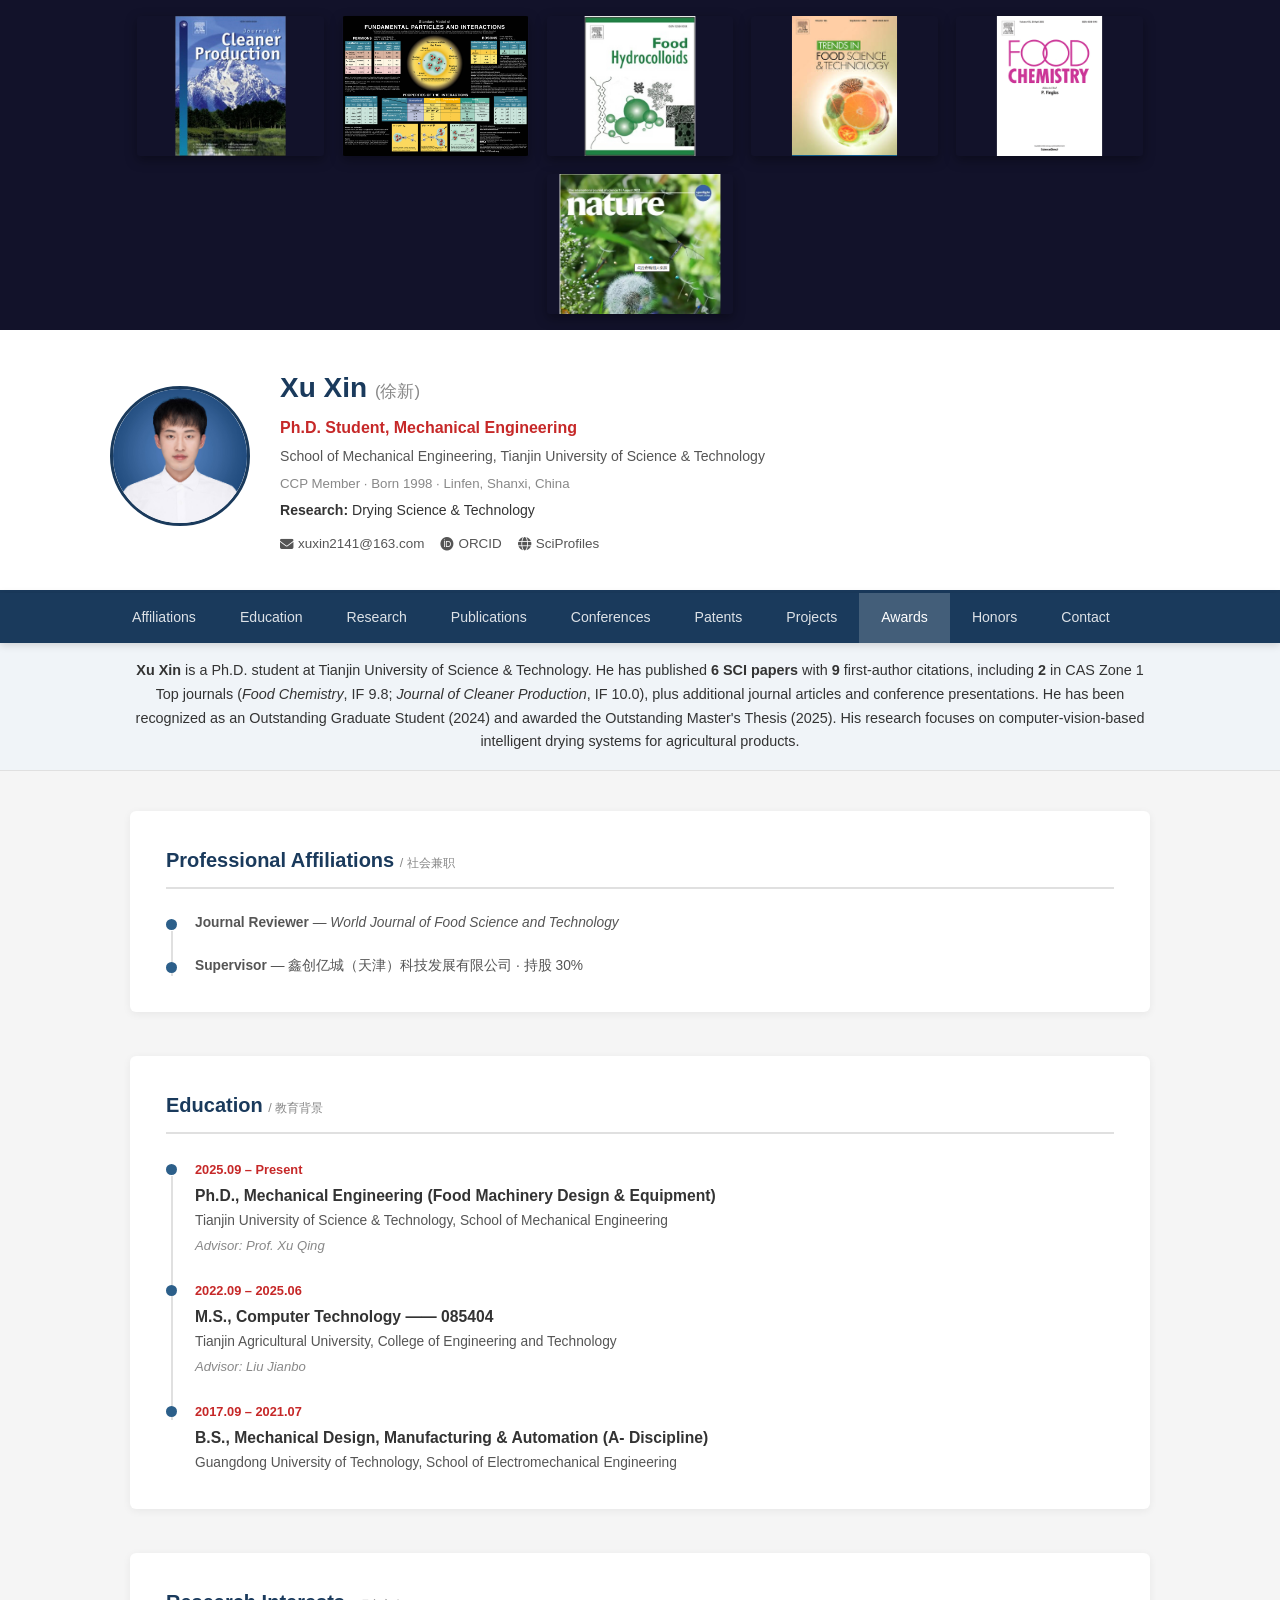
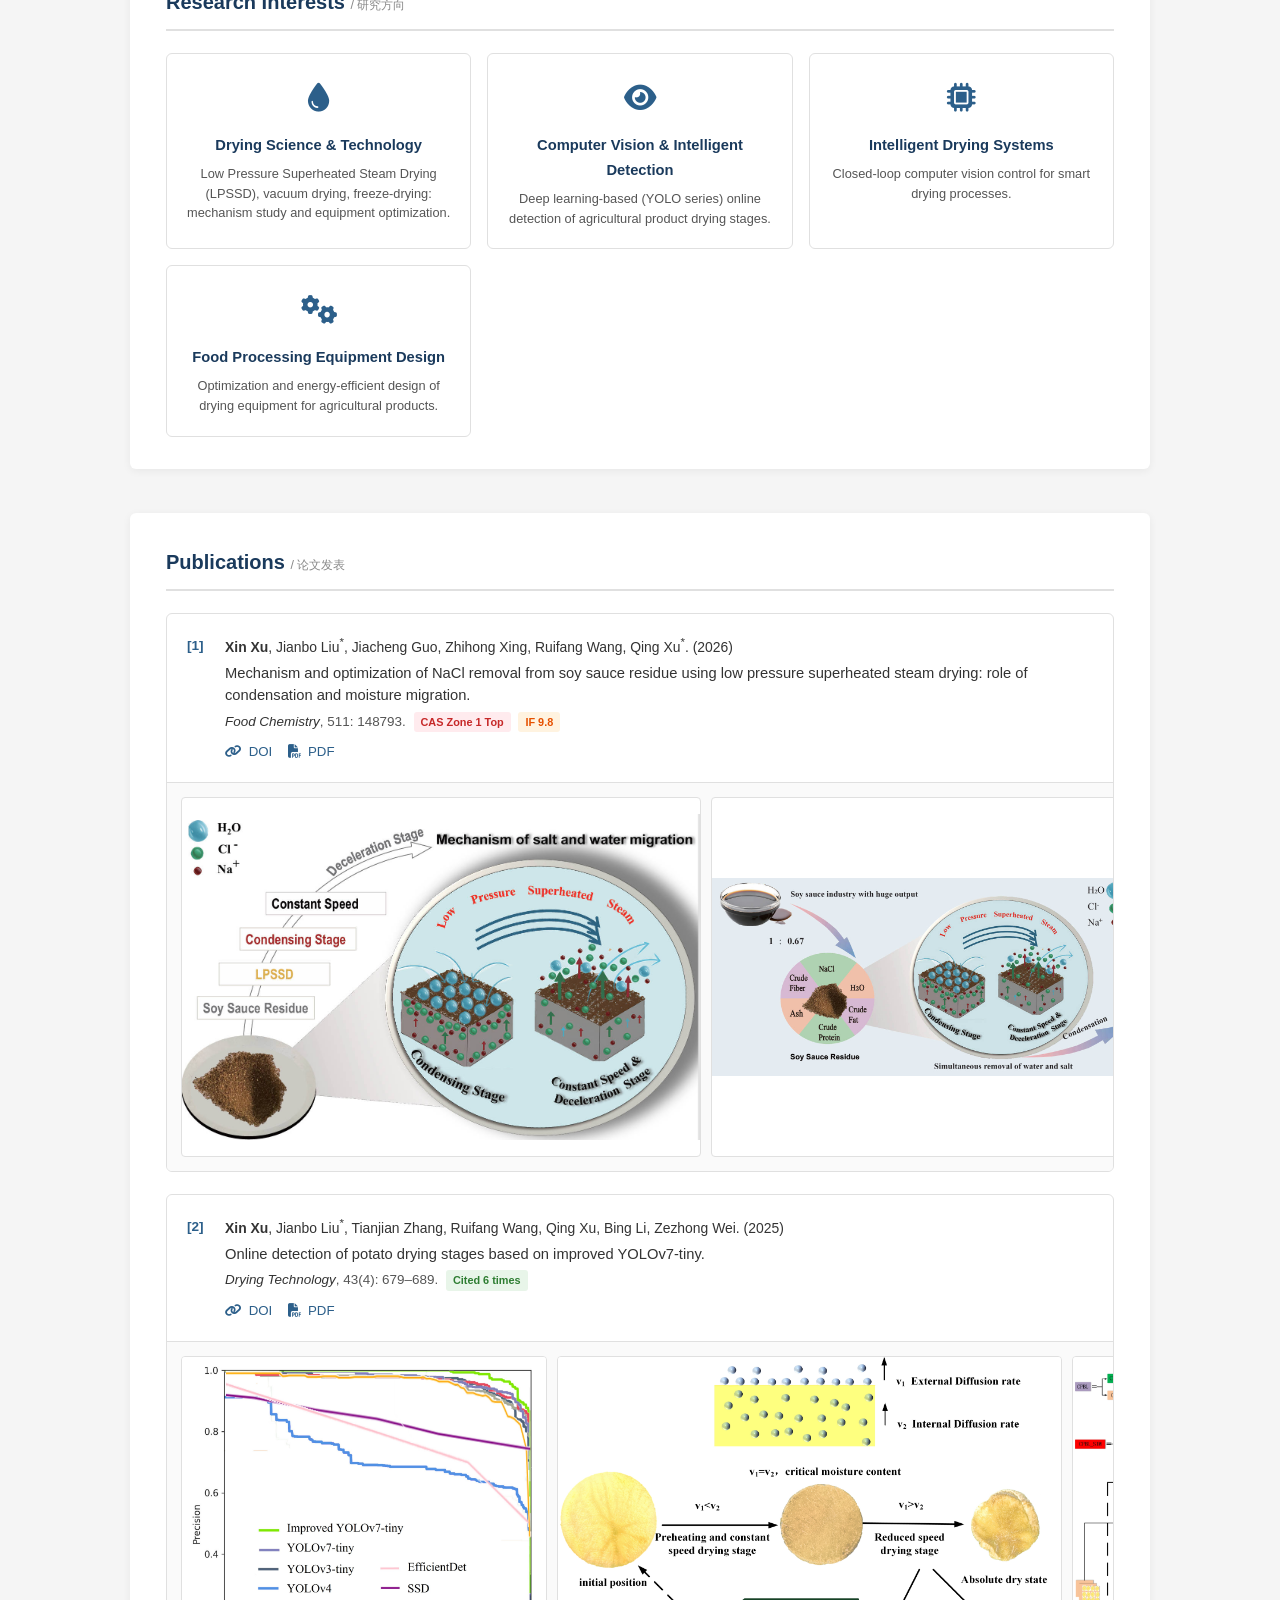
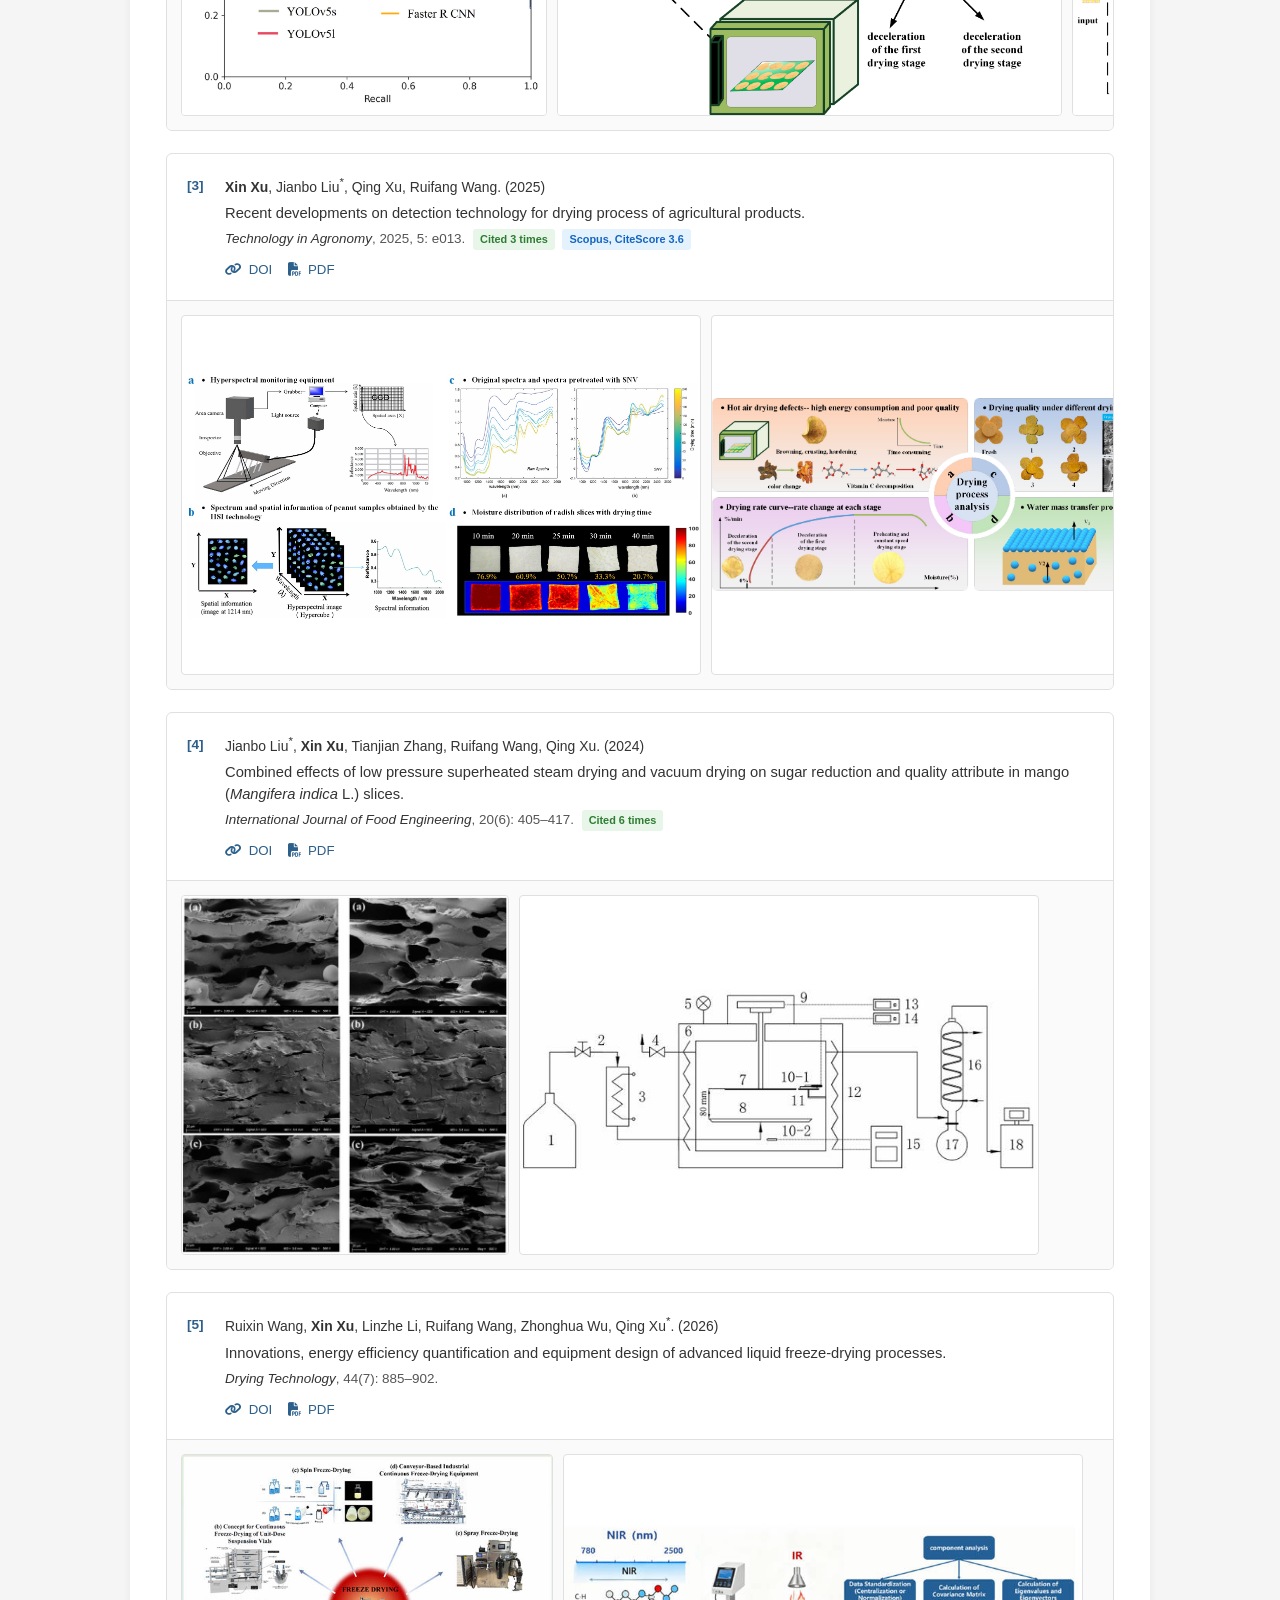
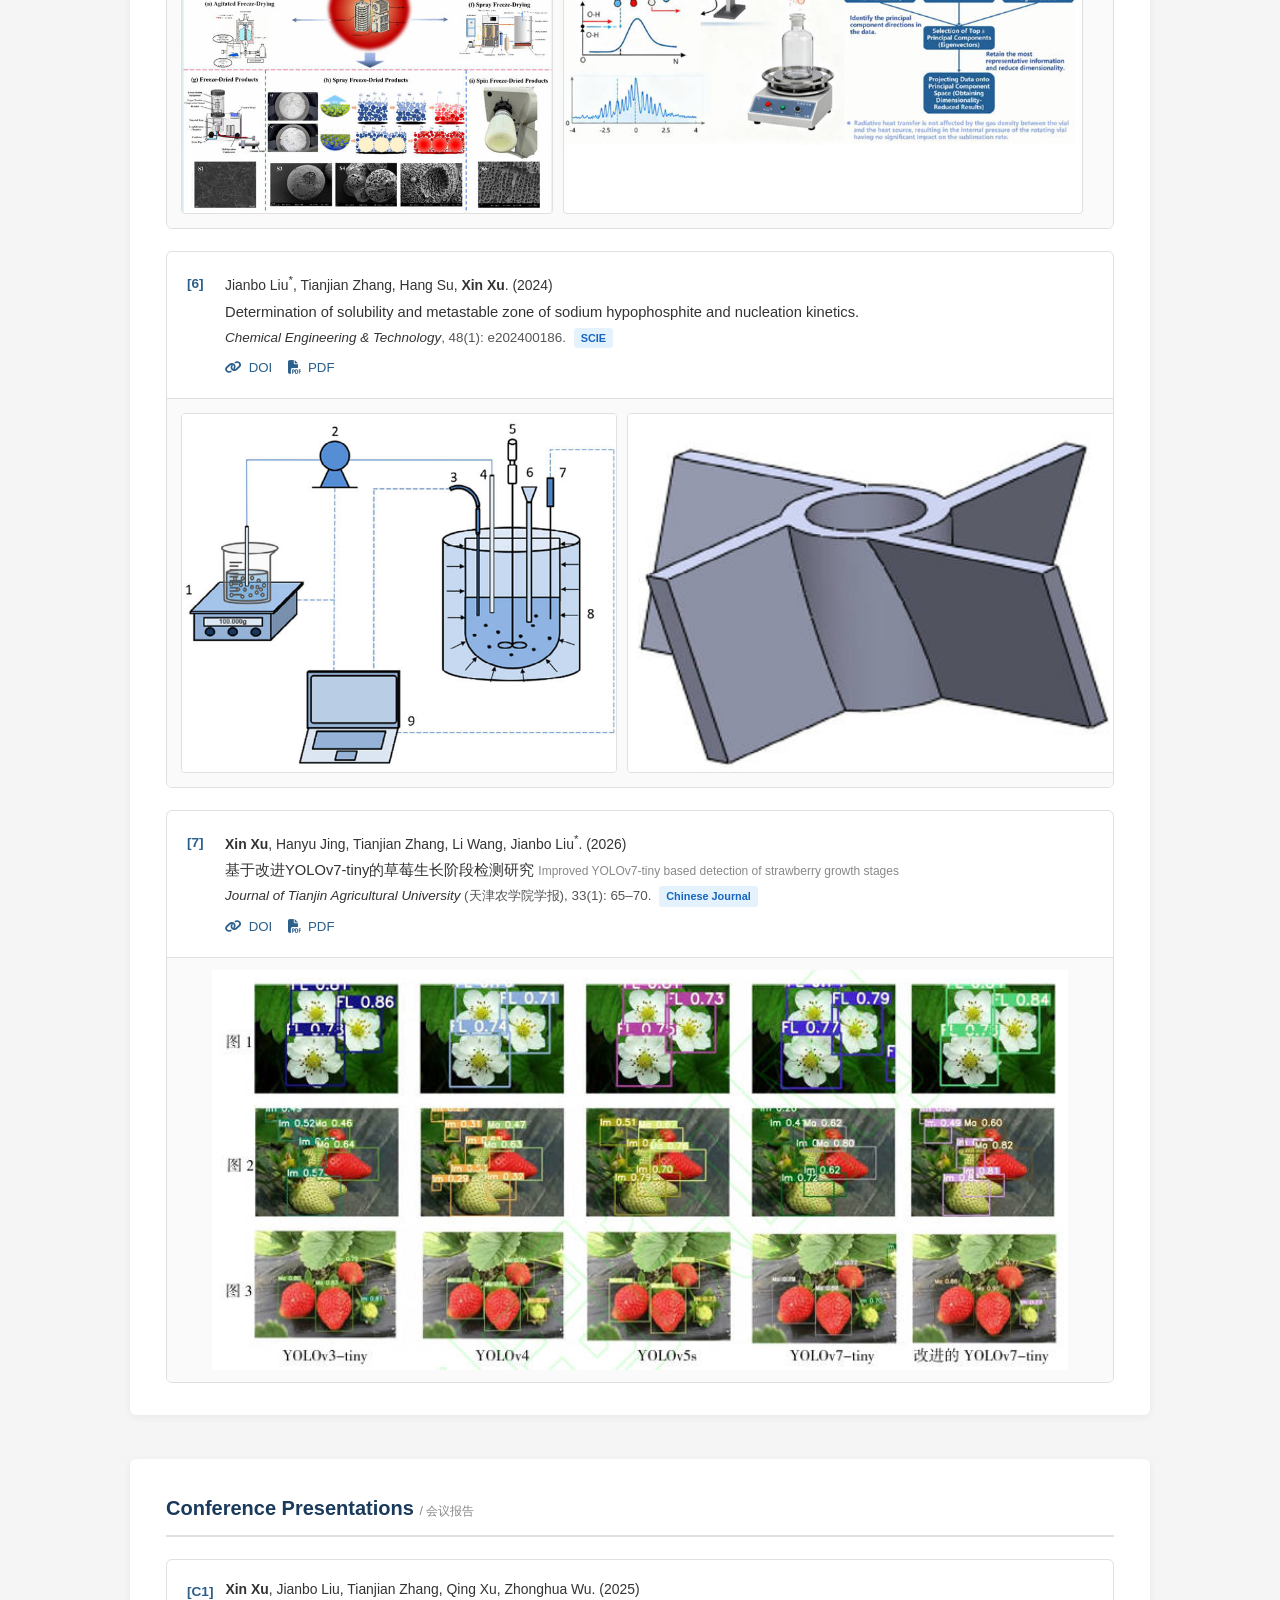
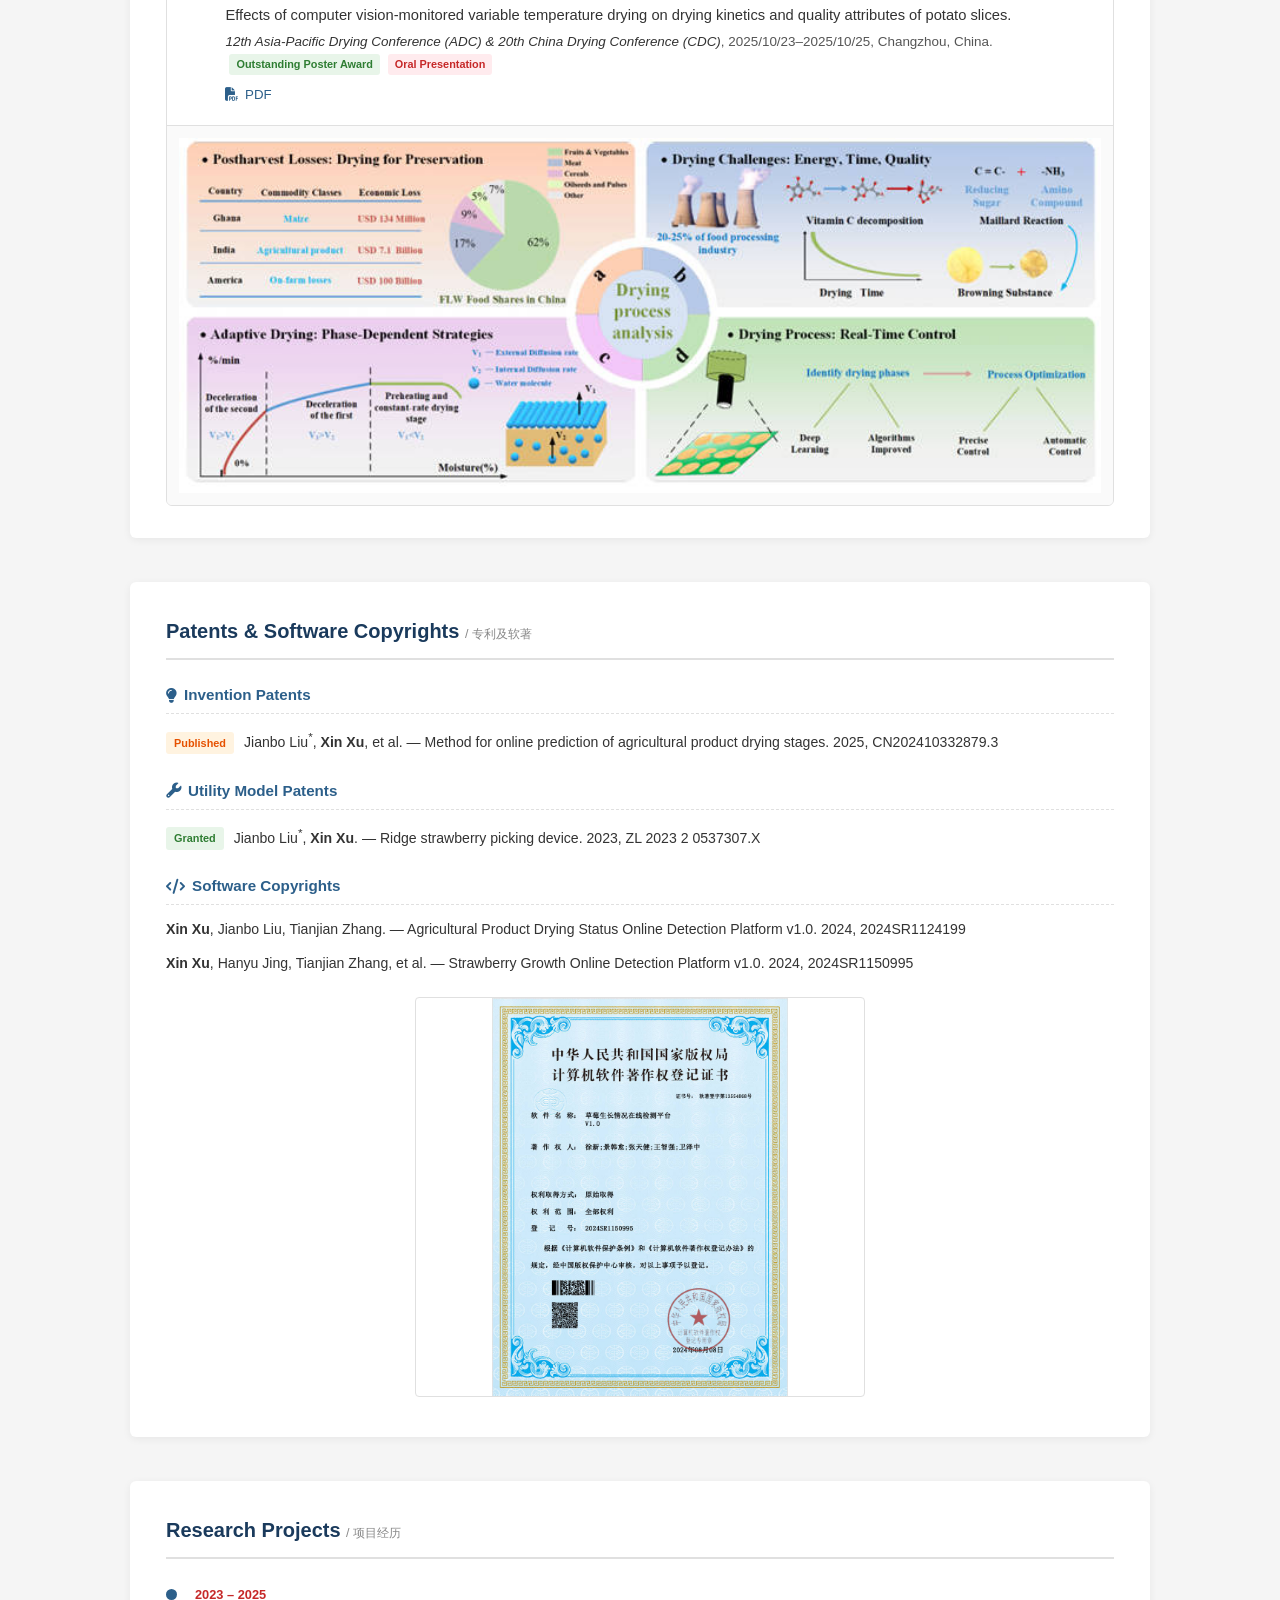
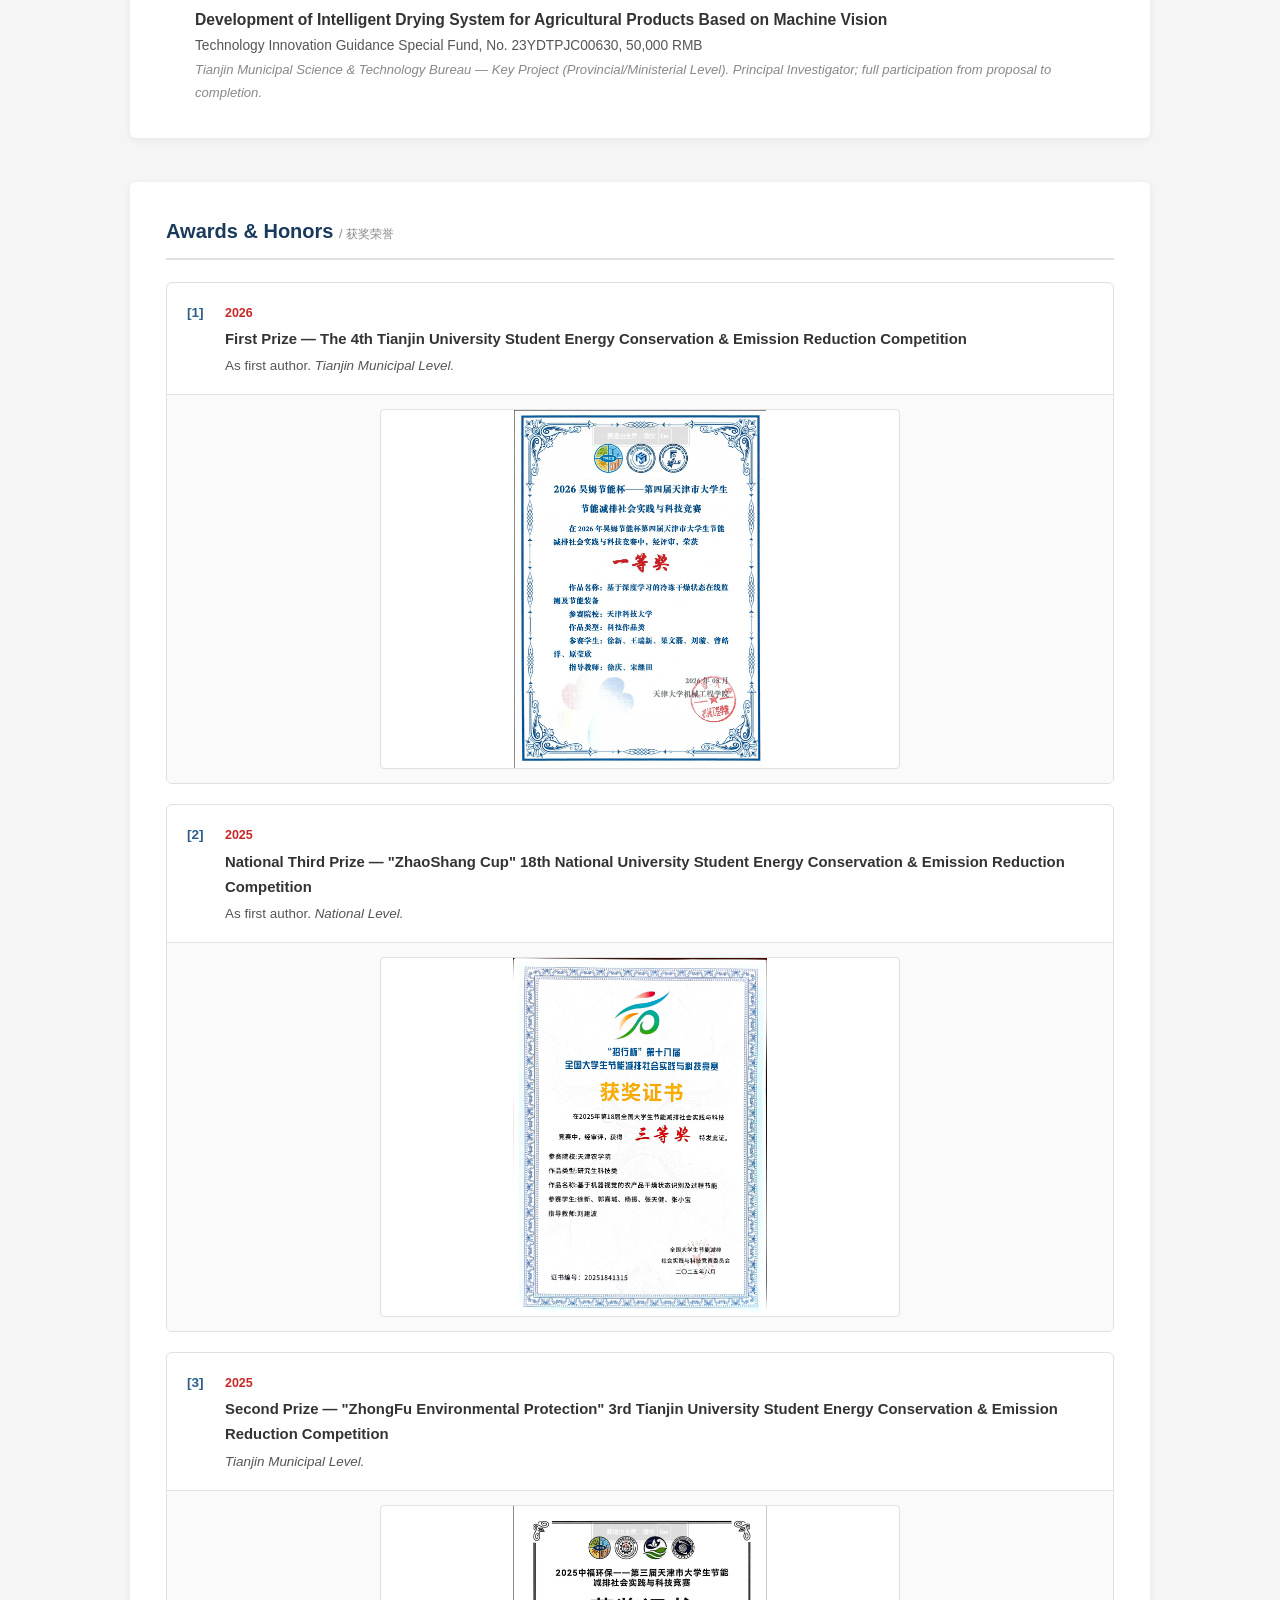
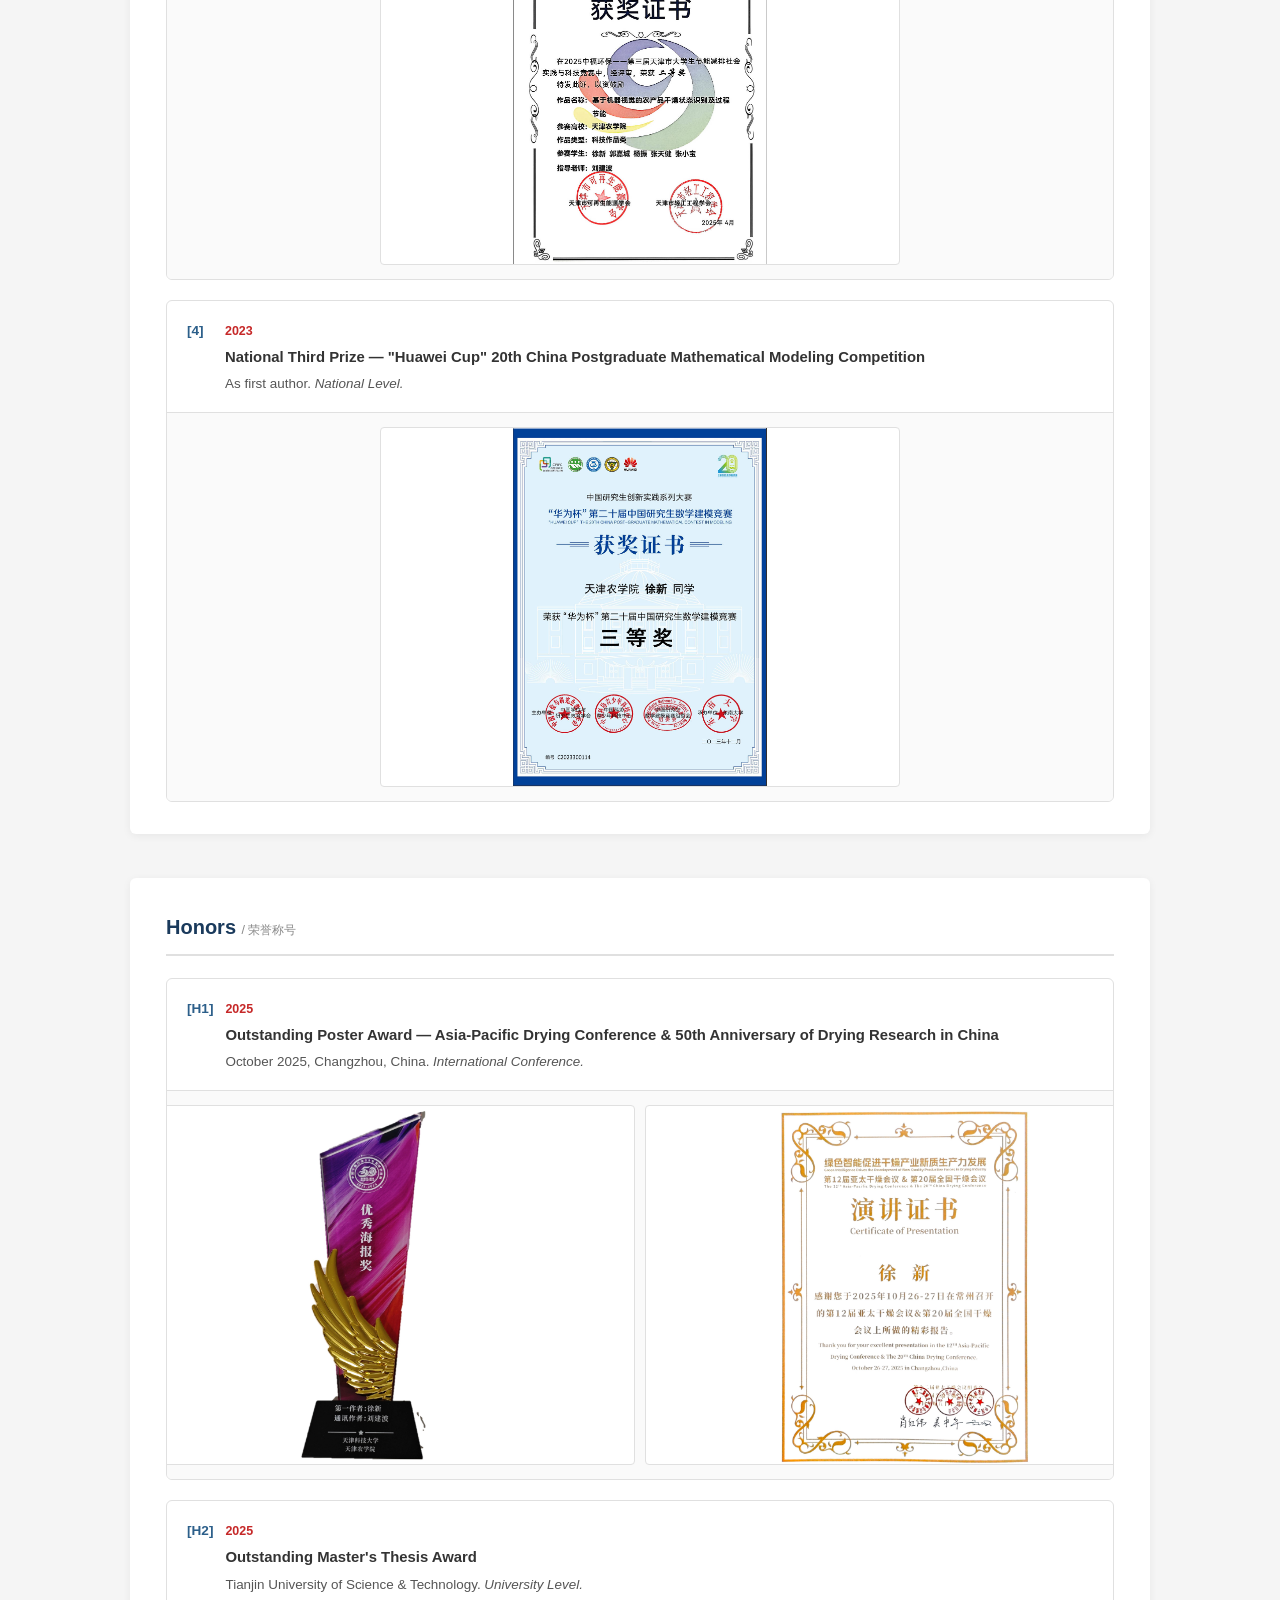
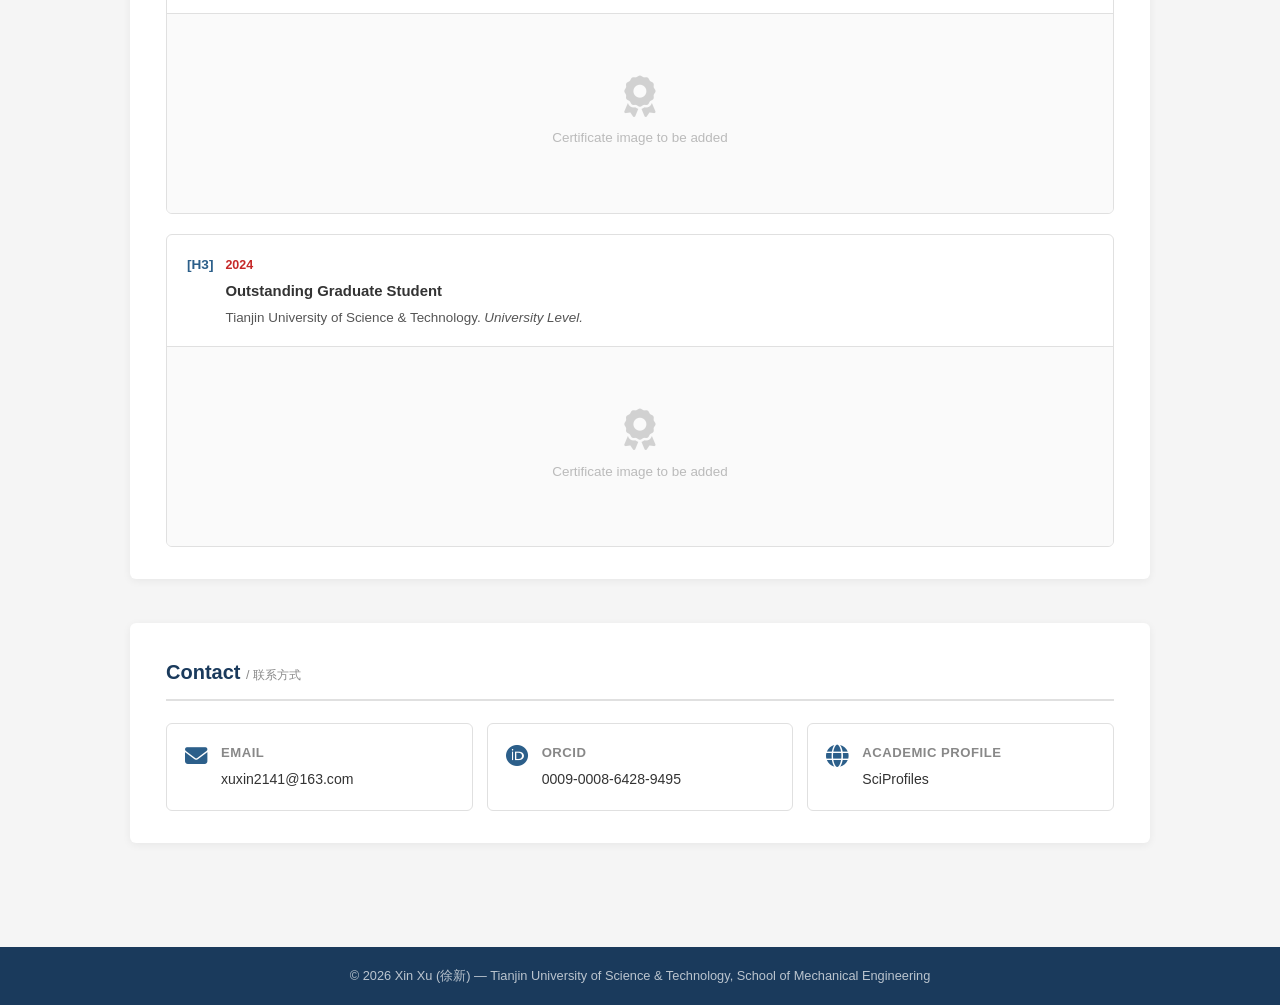
<file: index.html>
<!DOCTYPE html>
<html lang="en">
<head>
<meta charset="UTF-8">
<meta name="viewport" content="width=device-width, initial-scale=1.0">
<meta name="description" content="Xu Xin - PhD Student at Tianjin University of Science &amp; Technology. Research: Drying Science &amp; Technology, Computer Vision, Intelligent Drying Systems.">
<title>Xu Xin | Tianjin University of Science &amp; Technology</title>
<link rel="stylesheet" href="https://cdnjs.cloudflare.com/ajax/libs/font-awesome/6.5.1/css/all.min.css">
<link rel="stylesheet" href="css/style.css">
</head>
<body>

<!-- ====== JOURNAL COVERS BANNER ====== -->
<div class="journal-banner">
  <div class="journal-banner-inner">
    <img src="images/covers/1.svg" alt="Nature" class="cover-img">
    <img src="images/covers/2.svg" alt="Science" class="cover-img">
    <img src="images/covers/3.svg" alt="Cell" class="cover-img">
    <img src="images/covers/4.svg" alt="Food Chemistry" class="cover-img">
    <img src="images/covers/5.svg" alt="Journal of Cleaner Production" class="cover-img">
    <img src="images/covers/6.svg" alt="Drying Technology" class="cover-img">
  </div>
</div>

<!-- ====== HEADER / PROFILE ====== -->
<header class="site-header">
  <div class="header-inner">
    <div class="header-left">
      <img src="images/photo.jpg" alt="Xu Xin" class="header-photo">
    </div>
    <div class="header-right">
      <h1 class="header-name">Xu Xin <span class="name-cn">(徐新)</span></h1>
      <p class="header-role">Ph.D. Student, Mechanical Engineering</p>
      <p class="header-affil">School of Mechanical Engineering, Tianjin University of Science &amp; Technology</p>
      <p class="header-bio">
        <span>CCP Member</span> &middot;
        <span>Born 1998</span> &middot;
        <span>Linfen, Shanxi, China</span>
      </p>
      <p class="header-research"><strong>Research:</strong> Drying Science &amp; Technology</p>
      <div class="header-contact">
        <a href="mailto:xuxin2141@163.com"><i class="fa-solid fa-envelope"></i> xuxin2141@163.com</a>
        <a href="https://orcid.org/0009-0008-6428-9495" target="_blank"><i class="fa-brands fa-orcid"></i> ORCID</a>
        <a href="https://sciprofiles.com/profile/XinXu2141" target="_blank"><i class="fa-solid fa-globe"></i> SciProfiles</a>
      </div>
    </div>
  </div>
</header>

<!-- ====== NAVIGATION ====== -->
<nav class="site-nav">
  <div class="nav-inner">
    <a href="#affiliations">Affiliations</a>
    <a href="#education">Education</a>
    <a href="#research">Research</a>
    <a href="#publications">Publications</a>
    <a href="#conferences">Conferences</a>
    <a href="#patents">Patents</a>
    <a href="#projects">Projects</a>
    <a href="#awards">Awards</a>
    <a href="#honors">Honors</a>
    <a href="#contact">Contact</a>
  </div>
</nav>

<!-- ====== HIGHLIGHTS / BIO ====== -->
<div class="highlights-bar">
  <div class="highlights-inner">
    <p>
      <strong>Xu Xin</strong> is a Ph.D. student at Tianjin University of Science &amp; Technology.
      He has published <strong>6 SCI papers</strong> with <strong>9</strong> first-author citations,
      including <strong>2</strong> in CAS Zone 1 Top journals (<em>Food Chemistry</em>, IF 9.8; <em>Journal of Cleaner Production</em>, IF 10.0),
      plus additional journal articles and conference presentations.
      He has been recognized as an Outstanding Graduate Student (2024) and awarded the Outstanding Master's Thesis (2025).
      His research focuses on computer-vision-based intelligent drying systems for agricultural products.
    </p>
  </div>
</div>

<!-- ====== MAIN CONTENT ====== -->
<main class="main-content">

  <!-- ===== PROFESSIONAL AFFILIATIONS ===== -->
  <section id="affiliations" class="content-section">
    <h2 class="section-title">Professional Affiliations <span class="cn-sub">/ 社会兼职</span></h2>
    <div class="section-body">
      <div class="timeline-list">
        <div class="timeline-entry">
          <span class="tl-dot"></span>
          <div class="tl-content">
            <p><strong>Journal Reviewer</strong> &mdash; <em>World Journal of Food Science and Technology</em></p>
          </div>
        </div>
        <div class="timeline-entry">
          <span class="tl-dot"></span>
          <div class="tl-content">
            <p><strong>Supervisor</strong> &mdash; 鑫创亿城（天津）科技发展有限公司 &middot; 持股 30%</p>
          </div>
        </div>
        <!-- Additional affiliations can be added here -->
      </div>
    </div>
  </section>

  <!-- ===== EDUCATION ===== -->
  <section id="education" class="content-section">
    <h2 class="section-title">Education <span class="cn-sub">/ 教育背景</span></h2>
    <div class="section-body">
      <div class="timeline-list">
        <div class="timeline-entry">
          <span class="tl-dot"></span>
          <div class="tl-content">
            <span class="tl-date">2025.09 – Present</span>
            <h3>Ph.D., Mechanical Engineering (Food Machinery Design &amp; Equipment)</h3>
            <p>Tianjin University of Science &amp; Technology, School of Mechanical Engineering</p>
            <p class="tl-note">Advisor: Prof. Xu Qing</p>
          </div>
        </div>
        <div class="timeline-entry">
          <span class="tl-dot"></span>
          <div class="tl-content">
            <span class="tl-date">2022.09 – 2025.06</span>
            <h3>M.S., 	Computer Technology —— 085404</h3>
            <p>Tianjin Agricultural University, College of Engineering and Technology</p>
            <p class="tl-note">Advisor: Liu Jianbo</p>
          </div>
        </div>
        <div class="timeline-entry">
          <span class="tl-dot"></span>
          <div class="tl-content">
            <span class="tl-date">2017.09 – 2021.07</span>
            <h3>B.S., Mechanical Design, Manufacturing &amp; Automation (A- Discipline)</h3>
            <p>Guangdong University of Technology, School of Electromechanical Engineering</p>
          </div>
        </div>
      </div>
    </div>
  </section>

  <!-- ===== RESEARCH INTERESTS ===== -->
  <section id="research" class="content-section">
    <h2 class="section-title">Research Interests <span class="cn-sub">/ 研究方向</span></h2>
    <div class="section-body">
      <div class="research-grid">
        <div class="research-card">
          <div class="rc-icon"><i class="fa-solid fa-droplet"></i></div>
          <h3>Drying Science &amp; Technology</h3>
          <p>Low Pressure Superheated Steam Drying (LPSSD), vacuum drying, freeze-drying: mechanism study and equipment optimization.</p>
        </div>
        <div class="research-card">
          <div class="rc-icon"><i class="fa-solid fa-eye"></i></div>
          <h3>Computer Vision &amp; Intelligent Detection</h3>
          <p>Deep learning-based (YOLO series) online detection of agricultural product drying stages.</p>
        </div>
        <div class="research-card">
          <div class="rc-icon"><i class="fa-solid fa-microchip"></i></div>
          <h3>Intelligent Drying Systems</h3>
          <p>Closed-loop computer vision control for smart drying processes.</p>
        </div>
        <div class="research-card">
          <div class="rc-icon"><i class="fa-solid fa-gears"></i></div>
          <h3>Food Processing Equipment Design</h3>
          <p>Optimization and energy-efficient design of drying equipment for agricultural products.</p>
        </div>
      </div>
    </div>
  </section>

  <!-- ===== PUBLICATIONS ===== -->
  <section id="publications" class="content-section">
    <h2 class="section-title">Publications <span class="cn-sub">/ 论文发表</span></h2>
    <div class="section-body">

      <!-- Paper 1 -->
      <div class="pub-entry">
        <div class="pub-header">
          <span class="pub-num">[1]</span>
          <div class="pub-meta">
            <p class="pub-authors"><strong>Xin Xu</strong>, Jianbo Liu<sup>*</sup>, Jiacheng Guo, Zhihong Xing, Ruifang Wang, Qing Xu<sup>*</sup>. (2026)</p>
            <p class="pub-title">Mechanism and optimization of NaCl removal from soy sauce residue using low pressure superheated steam drying: role of condensation and moisture migration.</p>
            <p class="pub-journal"><em>Food Chemistry</em>, 511: 148793.
              <span class="badge badge-top">CAS Zone 1 Top</span>
              <span class="badge badge-if">IF 9.8</span>
            </p>
            <div class="pub-links">
              <a href="https://doi.org/10.1016/j.foodchem.2026.148793" target="_blank"><i class="fa-solid fa-link"></i> DOI</a>
              <a href="papers/2026-FoodChemistry-NaCl-removal.pdf" target="_blank"><i class="fa-solid fa-file-pdf"></i> PDF</a>
            </div>
          </div>
        </div>
        <div class="pub-figure figure-scroll">
          <img src="images/papers/2026-FoodChemistry-NaCl-removal (1).jpg" alt="Graphical Abstract">
          <img src="images/papers/2026-FoodChemistry-NaCl-removal (2).jpg" alt="Figure 1">
          <img src="images/papers/2026-FoodChemistry-NaCl-removal (3).jpg" alt="Figure 2">
        </div>
      </div>

      <!-- Paper 2 -->
      <div class="pub-entry">
        <div class="pub-header">
          <span class="pub-num">[2]</span>
          <div class="pub-meta">
            <p class="pub-authors"><strong>Xin Xu</strong>, Jianbo Liu<sup>*</sup>, Tianjian Zhang, Ruifang Wang, Qing Xu, Bing Li, Zezhong Wei. (2025)</p>
            <p class="pub-title">Online detection of potato drying stages based on improved YOLOv7-tiny.</p>
            <p class="pub-journal"><em>Drying Technology</em>, 43(4): 679–689.
              <span class="badge badge-cited">Cited 6 times</span>
            </p>
            <div class="pub-links">
              <a href="https://doi.org/10.1080/07373937.2025.2450700" target="_blank"><i class="fa-solid fa-link"></i> DOI</a>
              <a href="papers/2025-DryingTechnology-YOLOv7.pdf" target="_blank"><i class="fa-solid fa-file-pdf"></i> PDF</a>
            </div>
          </div>
        </div>
        <div class="pub-figure figure-scroll">
          <img src="images/papers/2025-DryingTechnology-YOLOv7 (1).jpg" alt="Figure 1">
          <img src="images/papers/2025-DryingTechnology-YOLOv7 (2).jpg" alt="Figure 2">
          <img src="images/papers/2025-DryingTechnology-YOLOv7 (3).jpg" alt="Figure 3">
        </div>
      </div>

      <!-- Paper 3 -->
      <div class="pub-entry">
        <div class="pub-header">
          <span class="pub-num">[3]</span>
          <div class="pub-meta">
            <p class="pub-authors"><strong>Xin Xu</strong>, Jianbo Liu<sup>*</sup>, Qing Xu, Ruifang Wang. (2025)</p>
            <p class="pub-title">Recent developments on detection technology for drying process of agricultural products.</p>
            <p class="pub-journal"><em>Technology in Agronomy</em>, 2025, 5: e013.
              <span class="badge badge-cited">Cited 3 times</span>
              <span class="badge badge-scopus">Scopus, CiteScore 3.6</span>
            </p>
            <div class="pub-links">
              <a href="https://doi.org/10.48130/tia-0025-0008" target="_blank"><i class="fa-solid fa-link"></i> DOI</a>
              <a href="papers/2025-TechnologyInAgronomy-review.pdf" target="_blank"><i class="fa-solid fa-file-pdf"></i> PDF</a>
            </div>
          </div>
        </div>
        <div class="pub-figure figure-scroll">
          <img src="images/papers/2025-TechnologyInAgronomy-review (1).jpg" alt="Figure 1">
          <img src="images/papers/2025-TechnologyInAgronomy-review (2).jpg" alt="Figure 2">
          <img src="images/papers/2025-TechnologyInAgronomy-review (3).jpg" alt="Figure 3">
        </div>
      </div>

      <!-- Paper 4 -->
      <div class="pub-entry">
        <div class="pub-header">
          <span class="pub-num">[4]</span>
          <div class="pub-meta">
            <p class="pub-authors">Jianbo Liu<sup>*</sup>, <strong>Xin Xu</strong>, Tianjian Zhang, Ruifang Wang, Qing Xu. (2024)</p>
            <p class="pub-title">Combined effects of low pressure superheated steam drying and vacuum drying on sugar reduction and quality attribute in mango (<em>Mangifera indica</em> L.) slices.</p>
            <p class="pub-journal"><em>International Journal of Food Engineering</em>, 20(6): 405–417.
              <span class="badge badge-cited">Cited 6 times</span>
            </p>
            <div class="pub-links">
              <a href="https://doi.org/10.1515/ijfe-2023-0249" target="_blank"><i class="fa-solid fa-link"></i> DOI</a>
              <a href="papers/2024-IJFE-mango-drying.pdf" target="_blank"><i class="fa-solid fa-file-pdf"></i> PDF</a>
            </div>
          </div>
        </div>
        <div class="pub-figure figure-scroll">
          <img src="images/papers/2024-IJFE-mango-drying (1).jpg" alt="Figure 1">
          <img src="images/papers/2024-IJFE-mango-drying (2).jpg" alt="Figure 2">
        </div>
      </div>

      <!-- Paper 5 -->
      <div class="pub-entry">
        <div class="pub-header">
          <span class="pub-num">[5]</span>
          <div class="pub-meta">
            <p class="pub-authors">Ruixin Wang, <strong>Xin Xu</strong>, Linzhe Li, Ruifang Wang, Zhonghua Wu, Qing Xu<sup>*</sup>. (2026)</p>
            <p class="pub-title">Innovations, energy efficiency quantification and equipment design of advanced liquid freeze-drying processes.</p>
            <p class="pub-journal"><em>Drying Technology</em>, 44(7): 885–902.</p>
            <div class="pub-links">
              <a href="https://doi.org/10.1080/07373937.2026.2651317" target="_blank"><i class="fa-solid fa-link"></i> DOI</a>
              <a href="papers/2026-DryingTechnology-freeze-drying.pdf" target="_blank"><i class="fa-solid fa-file-pdf"></i> PDF</a>
            </div>
          </div>
        </div>
        <div class="pub-figure figure-scroll">
          <img src="images/papers/2026-DryingTechnology-freeze-drying (1).jpg" alt="Figure 1">
          <img src="images/papers/2026-DryingTechnology-freeze-drying (2).jpg" alt="Figure 2">
        </div>
      </div>

      <!-- Paper 6 -->
      <div class="pub-entry">
        <div class="pub-header">
          <span class="pub-num">[6]</span>
          <div class="pub-meta">
            <p class="pub-authors">Jianbo Liu<sup>*</sup>, Tianjian Zhang, Hang Su, <strong>Xin Xu</strong>. (2024)</p>
            <p class="pub-title">Determination of solubility and metastable zone of sodium hypophosphite and nucleation kinetics.</p>
            <p class="pub-journal"><em>Chemical Engineering &amp; Technology</em>, 48(1): e202400186.
              <span class="badge badge-scopus">SCIE</span>
            </p>
            <div class="pub-links">
              <a href="https://doi.org/10.1002/ceat.202400186" target="_blank"><i class="fa-solid fa-link"></i> DOI</a>
              <a href="papers/2024-Solubility-Nucleation-Kinetics.pdf" target="_blank"><i class="fa-solid fa-file-pdf"></i> PDF</a>
            </div>
          </div>
        </div>
        <div class="pub-figure figure-scroll">
          <img src="images/papers/2024-Solubility-Nucleation-Kinetics (1).jpg" alt="Figure 1">
          <img src="images/papers/2024-Solubility-Nucleation-Kinetics (2).jpg" alt="Figure 2">
          <img src="images/papers/2024-Solubility-Nucleation-Kinetics (3).jpg" alt="Figure 3">
        </div>
      </div>

      <!-- Paper 7 -->
      <div class="pub-entry">
        <div class="pub-header">
          <span class="pub-num">[7]</span>
          <div class="pub-meta">
            <p class="pub-authors"><strong>Xin Xu</strong>, Hanyu Jing, Tianjian Zhang, Li Wang, Jianbo Liu<sup>*</sup>. (2026)</p>
            <p class="pub-title">基于改进YOLOv7-tiny的草莓生长阶段检测研究 <span class="cn-sub" style="font-size:0.75rem">Improved YOLOv7-tiny based detection of strawberry growth stages</span></p>
            <p class="pub-journal"><em>Journal of Tianjin Agricultural University</em> (天津农学院学报), 33(1): 65–70.
              <span class="badge badge-scopus">Chinese Journal</span>
            </p>
            <div class="pub-links">
              <a href="https://doi.org/10.19640/j.cnki.jtau.2026.01.012" target="_blank"><i class="fa-solid fa-link"></i> DOI</a>
              <a href="papers/2026-天津农学院学报-改进YOLOv7-tiny-草莓生长.pdf" target="_blank"><i class="fa-solid fa-file-pdf"></i> PDF</a>
            </div>
          </div>
        </div>
        <div class="pub-figure" style="display:flex;align-items:center;justify-content:center;padding:12px">
          <img src="images/papers/2026-天津农学院学报-改进YOLOv7-tiny-草莓生长.jpg" alt="Graphical Abstract" style="width:100%;max-height:400px;object-fit:contain">
        </div>
      </div>

    </div>
  </section>

  <!-- ===== CONFERENCE PRESENTATIONS ===== -->
  <section id="conferences" class="content-section">
    <h2 class="section-title">Conference Presentations <span class="cn-sub">/ 会议报告</span></h2>
    <div class="section-body">

      <div class="pub-entry">
        <div class="pub-header">
          <span class="pub-num">[C1]</span>
          <div class="pub-meta">
            <p class="pub-authors"><strong>Xin Xu</strong>, Jianbo Liu, Tianjian Zhang, Qing Xu, Zhonghua Wu. (2025)</p>
            <p class="pub-title">Effects of computer vision-monitored variable temperature drying on drying kinetics and quality attributes of potato slices.</p>
            <p class="pub-journal"><em>12th Asia-Pacific Drying Conference (ADC) &amp; 20th China Drying Conference (CDC)</em>, 2025/10/23–2025/10/25, Changzhou, China.
              <span class="badge badge-cited">Outstanding Poster Award</span>
              <span class="badge badge-top">Oral Presentation</span>
            </p>
            <div class="pub-links">
              <a href="papers/2025-ADC & CDC-CVTD.pdf" target="_blank"><i class="fa-solid fa-file-pdf"></i> PDF</a>
            </div>
          </div>
        </div>
        <div class="pub-figure" style="display:flex;align-items:center;justify-content:center;padding:12px">
          <img src="images/papers/2025-ADC & CDC-CVTD.jpg" alt="Conference Presentation" style="width:100%;max-height:400px;object-fit:contain">
        </div>
      </div>

    </div>
  </section>

  <!-- ===== PATENTS & SOFTWARE ===== -->
  <section id="patents" class="content-section">
    <h2 class="section-title">Patents &amp; Software Copyrights <span class="cn-sub">/ 专利及软著</span></h2>
    <div class="section-body">

      <h3 class="sub-heading"><i class="fa-solid fa-lightbulb"></i> Invention Patents</h3>
      <div class="ip-row">
        <span class="ip-tag ip-tag-pending">Published</span>
        <span>Jianbo Liu<sup>*</sup>, <strong>Xin Xu</strong>, et al. — Method for online prediction of agricultural product drying stages. 2025, CN202410332879.3</span>
      </div>

      <h3 class="sub-heading"><i class="fa-solid fa-wrench"></i> Utility Model Patents</h3>
      <div class="ip-row">
        <span class="ip-tag ip-tag-granted">Granted</span>
        <span>Jianbo Liu<sup>*</sup>, <strong>Xin Xu</strong>. — Ridge strawberry picking device. 2023, ZL 2023 2 0537307.X</span>
      </div>

      <h3 class="sub-heading"><i class="fa-solid fa-code"></i> Software Copyrights</h3>
      <div class="ip-row"><span><strong>Xin Xu</strong>, Jianbo Liu, Tianjian Zhang. — Agricultural Product Drying Status Online Detection Platform v1.0. 2024, 2024SR1124199</span></div>
      <div class="ip-row"><span><strong>Xin Xu</strong>, Hanyu Jing, Tianjian Zhang, et al. — Strawberry Growth Online Detection Platform v1.0. 2024, 2024SR1150995</span></div>
      <div style="margin-top:16px;text-align:center">
        <img src="awards/2024-软件著作权-草莓.jpg" alt="Software Copyright Certificate" style="max-width:450px;width:100%;max-height:400px;object-fit:contain;border:1px solid var(--border);border-radius:4px">
      </div>

    </div>
  </section>

  <!-- ===== RESEARCH PROJECTS ===== -->
  <section id="projects" class="content-section">
    <h2 class="section-title">Research Projects <span class="cn-sub">/ 项目经历</span></h2>
    <div class="section-body">
      <div class="timeline-list">

        <div class="timeline-entry">
          <span class="tl-dot"></span>
          <div class="tl-content">
            <span class="tl-date">2023 – 2025</span>
            <h3>Development of Intelligent Drying System for Agricultural Products Based on Machine Vision</h3>
            <p>Technology Innovation Guidance Special Fund, No. 23YDTPJC00630, 50,000 RMB</p>
            <p class="tl-note">Tianjin Municipal Science &amp; Technology Bureau — Key Project (Provincial/Ministerial Level). Principal Investigator; full participation from proposal to completion.</p>
          </div>
        </div>

      </div>
    </div>
  </section>

  <!-- ===== AWARDS & HONORS ===== -->
  <section id="awards" class="content-section">
    <h2 class="section-title">Awards &amp; Honors <span class="cn-sub">/ 获奖荣誉</span></h2>
    <div class="section-body">

      <!-- Award 1 -->
      <div class="award-entry">
        <div class="award-header">
          <span class="award-num">[1]</span>
          <div class="award-meta">
            <span class="award-date">2026</span>
            <h3>First Prize — The 4th Tianjin University Student Energy Conservation &amp; Emission Reduction Competition</h3>
            <p>As first author. <em>Tianjin Municipal Level.</em></p>
          </div>
        </div>
        <div class="award-figure figure-scroll">
          <img src="awards/2026-第四届天津市大学生节能减排社会实践与科技竞赛一等奖.jpg" alt="2026 Award Certificate">
        </div>
      </div>

      <!-- Award 2 -->
      <div class="award-entry">
        <div class="award-header">
          <span class="award-num">[2]</span>
          <div class="award-meta">
            <span class="award-date">2025</span>
            <h3>National Third Prize — "ZhaoShang Cup" 18th National University Student Energy Conservation &amp; Emission Reduction Competition</h3>
            <p>As first author. <em>National Level.</em></p>
          </div>
        </div>
        <div class="award-figure figure-scroll">
          <img src="awards/2025-招行杯节能减排-国家级三等奖.jpg" alt="2025 Award Certificate">
        </div>
      </div>

      <!-- Award 3 -->
      <div class="award-entry">
        <div class="award-header">
          <span class="award-num">[3]</span>
          <div class="award-meta">
            <span class="award-date">2025</span>
            <h3>Second Prize — "ZhongFu Environmental Protection" 3rd Tianjin University Student Energy Conservation &amp; Emission Reduction Competition</h3>
            <p><em>Tianjin Municipal Level.</em></p>
          </div>
        </div>
        <div class="award-figure figure-scroll">
          <img src="awards/2025中福环保-第三届天津市大学生节能减排社会实践与科技竞赛二等奖.jpg" alt="2025 Award Certificate">
        </div>
      </div>

      <!-- Award 4 -->
      <div class="award-entry">
        <div class="award-header">
          <span class="award-num">[4]</span>
          <div class="award-meta">
            <span class="award-date">2023</span>
            <h3>National Third Prize — "Huawei Cup" 20th China Postgraduate Mathematical Modeling Competition</h3>
            <p>As first author. <em>National Level.</em></p>
          </div>
        </div>
        <div class="award-figure figure-scroll">
          <img src="awards/2023华为杯-第二十届中国研究生数学建模大赛.jpg" alt="2023 Award Certificate">
        </div>
      </div>

    </div>
  </section>

  <!-- ===== HONORS ===== -->
  <section id="honors" class="content-section">
    <h2 class="section-title">Honors <span class="cn-sub">/ 荣誉称号</span></h2>
    <div class="section-body">

      <div class="award-entry">
        <div class="award-header">
          <span class="award-num">[H1]</span>
          <div class="award-meta">
            <span class="award-date">2025</span>
            <h3>Outstanding Poster Award — Asia-Pacific Drying Conference &amp; 50th Anniversary of Drying Research in China</h3>
            <p>October 2025, Changzhou, China. <em>International Conference.</em></p>
          </div>
        </div>
        <div class="award-figure figure-scroll">
          <img src="awards/2025-亚太会议-优秀海报奖杯.jpg" alt="Outstanding Poster Award Trophy">
          <img src="awards/2025-亚太干燥会议演讲证书.jpg" alt="Conference Presentation Certificate">
        </div>
      </div>

      <div class="award-entry">
        <div class="award-header">
          <span class="award-num">[H2]</span>
          <div class="award-meta">
            <span class="award-date">2025</span>
            <h3>Outstanding Master's Thesis Award</h3>
            <p>Tianjin University of Science &amp; Technology. <em>University Level.</em></p>
          </div>
        </div>
        <div class="award-figure">
          <div class="award-placeholder">
            <i class="fa-solid fa-award"></i>
            <span>Certificate image to be added</span>
          </div>
        </div>
      </div>

      <div class="award-entry">
        <div class="award-header">
          <span class="award-num">[H3]</span>
          <div class="award-meta">
            <span class="award-date">2024</span>
            <h3>Outstanding Graduate Student</h3>
            <p>Tianjin University of Science &amp; Technology. <em>University Level.</em></p>
          </div>
        </div>
        <div class="award-figure">
          <div class="award-placeholder">
            <i class="fa-solid fa-award"></i>
            <span>Certificate image to be added</span>
          </div>
        </div>
      </div>

    </div>
  </section>

  <!-- ===== CONTACT ===== -->
  <section id="contact" class="content-section">
    <h2 class="section-title">Contact <span class="cn-sub">/ 联系方式</span></h2>
    <div class="section-body">
      <div class="contact-grid">
        <div class="contact-item">
          <i class="fa-solid fa-envelope"></i>
          <div>
            <h4>Email</h4>
            <a href="mailto:xuxin2141@163.com">xuxin2141@163.com</a>
          </div>
        </div>
        <div class="contact-item">
          <i class="fa-brands fa-orcid"></i>
          <div>
            <h4>ORCID</h4>
            <a href="https://orcid.org/0009-0008-6428-9495" target="_blank">0009-0008-6428-9495</a>
          </div>
        </div>
        <div class="contact-item">
          <i class="fa-solid fa-globe"></i>
          <div>
            <h4>Academic Profile</h4>
            <a href="https://sciprofiles.com/profile/XinXu2141" target="_blank">SciProfiles</a>
          </div>
        </div>
      </div>
    </div>
  </section>

</main>

<!-- ====== FOOTER ====== -->
<footer class="site-footer">
  <p>&copy; 2026 Xin Xu (徐新) &mdash; Tianjin University of Science &amp; Technology, School of Mechanical Engineering</p>
</footer>

<script src="js/main.js"></script>
</body>
</html>
</file>
<file: css/style.css>
/* ========================================
   Xu Xin - Academic Personal Website
   Inspired by faculty pages at Soochow University
   English-primary, clean academic style
   ======================================== */

:root {
  --primary: #1a3a5c;
  --primary-light: #2c5f8a;
  --accent: #8b0000;
  --accent-light: #c62828;
  --bg: #f5f5f5;
  --white: #ffffff;
  --text: #333333;
  --text-light: #555555;
  --text-muted: #888888;
  --border: #e0e0e0;
  --shadow: 0 2px 8px rgba(0,0,0,0.06);
  --radius: 6px;
  --max-width: 1060px;
}

*,
*::before,
*::after { box-sizing: border-box; margin: 0; padding: 0; }

html { scroll-behavior: smooth; scroll-padding-top: 56px; }

body {
  font-family: -apple-system, BlinkMacSystemFont, "Segoe UI", "PingFang SC", "Microsoft YaHei", "Helvetica Neue", Arial, sans-serif;
  color: var(--text);
  background: var(--bg);
  line-height: 1.7;
  font-size: 15px;
}

a { color: var(--primary-light); text-decoration: none; }
a:hover { color: var(--accent-light); text-decoration: underline; }

/* ========================================
   JOURNAL BANNER
   ======================================== */
.journal-banner {
  background: #12122a;
  padding: 16px 0;
  overflow: hidden;
}
.journal-banner-inner {
  max-width: var(--max-width);
  margin: 0 auto;
  display: flex;
  justify-content: center;
  gap: 18px;
  flex-wrap: wrap;
  padding: 0 20px;
}
.cover-img {
  height: 140px;
  width: auto;
  border-radius: 3px;
  box-shadow: 0 4px 12px rgba(0,0,0,0.35);
  transition: transform 0.3s;
}
.cover-img:hover { transform: translateY(-3px); }

/* ========================================
   HEADER
   ======================================== */
.site-header {
  background: var(--white);
  border-bottom: 3px solid var(--primary);
  padding: 34px 20px;
}
.header-inner {
  max-width: var(--max-width);
  margin: 0 auto;
  display: flex;
  align-items: center;
  gap: 30px;
}
.header-left { flex-shrink: 0; }
.header-photo {
  width: 140px;
  height: 140px;
  border-radius: 50%;
  object-fit: cover;
  border: 3px solid var(--primary);
}
.header-right { flex: 1; }
.header-name {
  font-size: 1.75rem;
  color: var(--primary);
  margin-bottom: 2px;
}
.name-cn {
  font-size: 1.05rem;
  color: var(--text-muted);
  font-weight: 400;
}
.header-role {
  font-size: 1rem;
  color: var(--accent-light);
  font-weight: 600;
  margin-bottom: 4px;
}
.header-affil {
  font-size: 0.88rem;
  color: var(--text-light);
  margin-bottom: 4px;
}
.header-bio {
  font-size: 0.83rem;
  color: var(--text-muted);
  margin-bottom: 4px;
}
.header-research {
  font-size: 0.88rem;
  color: var(--text);
  margin-bottom: 10px;
}
.header-contact {
  display: flex;
  flex-wrap: wrap;
  gap: 6px 16px;
  font-size: 0.84rem;
}
.header-contact a,
.header-contact span {
  color: var(--text-light);
  display: inline-flex;
  align-items: center;
  gap: 5px;
}
.header-contact a:hover { color: var(--accent-light); }

/* ========================================
   HIGHLIGHTS BAR
   ======================================== */
.highlights-bar {
  background: #f0f4f8;
  border-bottom: 1px solid var(--border);
}
.highlights-inner {
  max-width: var(--max-width);
  margin: 0 auto;
  padding: 16px 20px;
}
.highlights-inner p {
  font-size: 0.9rem;
  color: var(--text);
  line-height: 1.65;
  text-align: center;
}

/* ========================================
   NAVIGATION
   ======================================== */
.site-nav {
  background: var(--primary);
  position: sticky;
  top: 0;
  z-index: 100;
  box-shadow: 0 2px 8px rgba(0,0,0,0.15);
}
.nav-inner {
  max-width: var(--max-width);
  margin: 0 auto;
  display: flex;
}
.nav-inner a {
  color: rgba(255,255,255,0.85);
  padding: 13px 22px;
  font-size: 0.88rem;
  font-weight: 500;
  white-space: nowrap;
  transition: all 0.2s;
  text-decoration: none;
}
.nav-inner a:hover {
  background: rgba(255,255,255,0.12);
  color: #fff;
}

/* ========================================
   MAIN CONTENT
   ======================================== */
.main-content {
  max-width: var(--max-width);
  margin: 0 auto;
  padding: 40px 20px 60px;
}
.content-section {
  margin-bottom: 44px;
  background: var(--white);
  border-radius: var(--radius);
  box-shadow: var(--shadow);
  padding: 32px 36px;
}
.section-title {
  font-size: 1.25rem;
  color: var(--primary);
  border-bottom: 2px solid var(--border);
  padding-bottom: 10px;
  margin-bottom: 22px;
}
.cn-sub {
  font-size: 0.78rem;
  color: var(--text-muted);
  font-weight: 400;
}
.section-body { }

/* --- Sub-heading --- */
.sub-heading {
  font-size: 0.95rem;
  color: var(--primary-light);
  margin: 18px 0 8px;
  padding-bottom: 5px;
  border-bottom: 1px dashed var(--border);
  display: flex;
  align-items: center;
  gap: 7px;
}
.sub-heading:first-of-type { margin-top: 0; }

/* ========================================
   TIMELINE (Education, Affiliations, Projects)
   ======================================== */
.timeline-list { }
.timeline-entry {
  display: flex;
  gap: 18px;
  padding-bottom: 18px;
  position: relative;
}
.timeline-entry:last-child { padding-bottom: 0; }
.tl-dot {
  width: 11px;
  height: 11px;
  min-width: 11px;
  background: var(--primary-light);
  border-radius: 50%;
  margin-top: 8px;
}
.timeline-entry:not(:last-child) .tl-dot::after {
  content: '';
  position: absolute;
  top: 20px;
  left: 5px;
  width: 2px;
  height: calc(100% + 2px);
  background: var(--border);
}
.tl-content { flex: 1; }
.tl-date {
  display: inline-block;
  font-size: 0.8rem;
  font-weight: 600;
  color: var(--accent-light);
  margin-bottom: 2px;
}
.tl-content h3 { font-size: 0.98rem; font-weight: 600; }
.tl-content p { font-size: 0.86rem; color: var(--text-light); margin-bottom: 2px; }
.tl-note { font-size: 0.82rem !important; color: var(--text-muted) !important; font-style: italic; }

/* ========================================
   RESEARCH CARDS
   ======================================== */
.research-grid {
  display: grid;
  grid-template-columns: repeat(auto-fit, minmax(230px, 1fr));
  gap: 16px;
}
.research-card {
  padding: 20px 18px;
  border: 1px solid var(--border);
  border-radius: var(--radius);
  text-align: center;
  transition: box-shadow 0.2s;
}
.research-card:hover { box-shadow: var(--shadow); }
.rc-icon {
  font-size: 1.8rem;
  color: var(--primary-light);
  margin-bottom: 10px;
}
.research-card h3 { font-size: 0.92rem; margin-bottom: 6px; color: var(--primary); }
.research-card p { font-size: 0.8rem; color: var(--text-light); line-height: 1.55; }

/* ========================================
   PUBLICATIONS (numbered, with figures)
   ======================================== */
.pub-entry {
  border: 1px solid var(--border);
  border-radius: var(--radius);
  margin-bottom: 22px;
  overflow: hidden;
}
.pub-entry:last-child { margin-bottom: 0; }
.pub-header {
  padding: 18px 20px;
  display: flex;
  gap: 12px;
}
.pub-num {
  font-weight: 700;
  color: var(--primary-light);
  font-size: 0.85rem;
  min-width: 26px;
  padding-top: 2px;
}
.pub-meta { flex: 1; }
.pub-authors { font-size: 0.87rem; margin-bottom: 3px; }
.pub-title { font-size: 0.92rem; font-weight: 500; margin-bottom: 4px; line-height: 1.5; }
.pub-journal { font-size: 0.84rem; color: var(--text-light); margin-bottom: 8px; }
.pub-journal em { color: var(--text); }

.badge {
  display: inline-block;
  font-size: 0.68rem;
  padding: 1px 7px;
  border-radius: 3px;
  font-weight: 600;
  margin-left: 4px;
}
.badge-top { background: #ffebee; color: #c62828; }
.badge-if { background: #fff3e0; color: #e65100; }
.badge-cited { background: #e8f5e9; color: #2e7d32; }
.badge-scopus { background: #e3f2fd; color: #1565c0; }

.pub-links {
  display: flex; gap: 16px; font-size: 0.83rem; font-weight: 500;
}
.pub-links a i { margin-right: 3px; }
.no-link { color: var(--text-muted); font-style: italic; font-size: 0.8rem; }

/* Paper figure */
.pub-figure {
  border-top: 1px solid var(--border);
  background: #fafafa;
  min-height: 190px;
}
.figure-placeholder {
  display: flex;
  align-items: center;
  justify-content: center;
  flex-direction: column;
  padding: 44px 20px;
  color: var(--text-muted);
  gap: 10px;
}
.figure-placeholder i { font-size: 2.6rem; opacity: 0.35; }
.figure-placeholder span { font-size: 0.84rem; opacity: 0.55; }

/* Figure gallery — scrollable on all screens */
.figure-scroll {
  display: flex;
  flex-wrap: nowrap;
  justify-content: flex-start;
  gap: 10px;
  padding: 14px;
  overflow-x: auto;
  scroll-behavior: smooth;
  -webkit-overflow-scrolling: touch;
  scrollbar-width: thin;
  scrollbar-color: #bbb transparent;
}
.figure-scroll img {
  flex: 0 0 auto;
  height: 360px;
  max-width: 520px;
  width: auto;
  object-fit: contain;
  border: 1px solid var(--border);
  border-radius: 4px;
  background: #fff;
}
.figure-scroll::-webkit-scrollbar { height: 7px; }
.figure-scroll::-webkit-scrollbar-track { background: transparent; }
.figure-scroll::-webkit-scrollbar-thumb { background: #ccc; border-radius: 4px; }
.figure-scroll::-webkit-scrollbar-thumb:hover { background: #aaa; }

@media (max-width: 768px) {
  .figure-scroll img {
    height: 260px;
    max-width: none;
  }
  .figure-scroll::-webkit-scrollbar { height: 5px; }
}

/* ========================================
   PATENTS & SOFTWARE
   ======================================== */
.ip-row {
  display: flex;
  align-items: baseline;
  gap: 10px;
  padding: 5px 0;
  font-size: 0.88rem;
}
.ip-tag {
  display: inline-block;
  font-size: 0.68rem;
  padding: 2px 8px;
  border-radius: 3px;
  font-weight: 600;
  white-space: nowrap;
  flex-shrink: 0;
}
.ip-tag-pending { background: #fff3e0; color: #e65100; }
.ip-tag-granted { background: #e8f5e9; color: #2e7d32; }

/* ========================================
   AWARDS (numbered, with certificate images)
   ======================================== */
.award-entry {
  border: 1px solid var(--border);
  border-radius: var(--radius);
  margin-bottom: 20px;
  overflow: hidden;
}
.award-entry:last-child { margin-bottom: 0; }
.award-header {
  padding: 16px 20px;
  display: flex;
  gap: 12px;
}
.award-num {
  font-weight: 700;
  color: var(--primary-light);
  font-size: 0.85rem;
  min-width: 26px;
  padding-top: 2px;
}
.award-meta { flex: 1; }
.award-date {
  display: inline-block;
  font-size: 0.78rem;
  font-weight: 700;
  color: var(--accent-light);
  margin-bottom: 3px;
}
.award-meta h3 { font-size: 0.93rem; font-weight: 600; margin-bottom: 3px; }
.award-meta p { font-size: 0.84rem; color: var(--text-light); }

/* Award certificate image */
.award-figure {
  border-top: 1px solid var(--border);
  background: #fafafa;
  min-height: 200px;
  display: flex;
  align-items: center;
  justify-content: center;
  overflow: hidden;
}
.award-figure img {
  width: 100%;
  max-height: 500px;
  object-fit: contain;
  display: block;
}
.award-placeholder {
  display: flex;
  align-items: center;
  justify-content: center;
  flex-direction: column;
  padding: 44px 20px;
  color: var(--text-muted);
  gap: 10px;
}
.award-placeholder i { font-size: 2.6rem; opacity: 0.35; }
.award-placeholder span { font-size: 0.84rem; opacity: 0.55; text-align: center; }

/* ========================================
   CONTACT
   ======================================== */
.contact-grid {
  display: grid;
  grid-template-columns: repeat(auto-fit, minmax(220px, 1fr));
  gap: 14px;
}
.contact-item {
  display: flex;
  align-items: flex-start;
  gap: 14px;
  padding: 18px;
  border: 1px solid var(--border);
  border-radius: var(--radius);
}
.contact-item i {
  font-size: 1.4rem;
  color: var(--primary-light);
  margin-top: 3px;
}
.contact-item h4 {
  font-size: 0.82rem;
  color: var(--text-muted);
  text-transform: uppercase;
  letter-spacing: 0.5px;
  margin-bottom: 2px;
}
.contact-item a, .contact-item p {
  font-size: 0.88rem;
  color: var(--text);
  word-break: break-all;
}

/* ========================================
   FOOTER
   ======================================== */
.site-footer {
  background: var(--primary);
  color: rgba(255,255,255,0.7);
  text-align: center;
  padding: 18px;
  font-size: 0.8rem;
}

/* ========================================
   RESPONSIVE
   ======================================== */
@media (max-width: 768px) {
  .header-inner {
    flex-direction: column;
    text-align: center;
    gap: 16px;
  }
  .header-photo { width: 100px; height: 100px; }
  .header-name { font-size: 1.4rem; }
  .header-contact { justify-content: center; }

  .cover-img { height: 100px; }
  .journal-banner-inner { gap: 10px; }

  .nav-inner {
    flex-wrap: wrap;
    justify-content: center;
  }
  .nav-inner a { padding: 10px 12px; font-size: 0.8rem; }

  .content-section { padding: 20px 14px; }
  .main-content { padding: 20px 8px 40px; }

  .pub-header, .award-header { flex-direction: column; gap: 6px; }
  .pub-figure, .pub-figure .figure-placeholder { min-height: 140px; }

  .research-grid { grid-template-columns: 1fr 1fr; }
  .contact-grid { grid-template-columns: 1fr; }
}
</file>
